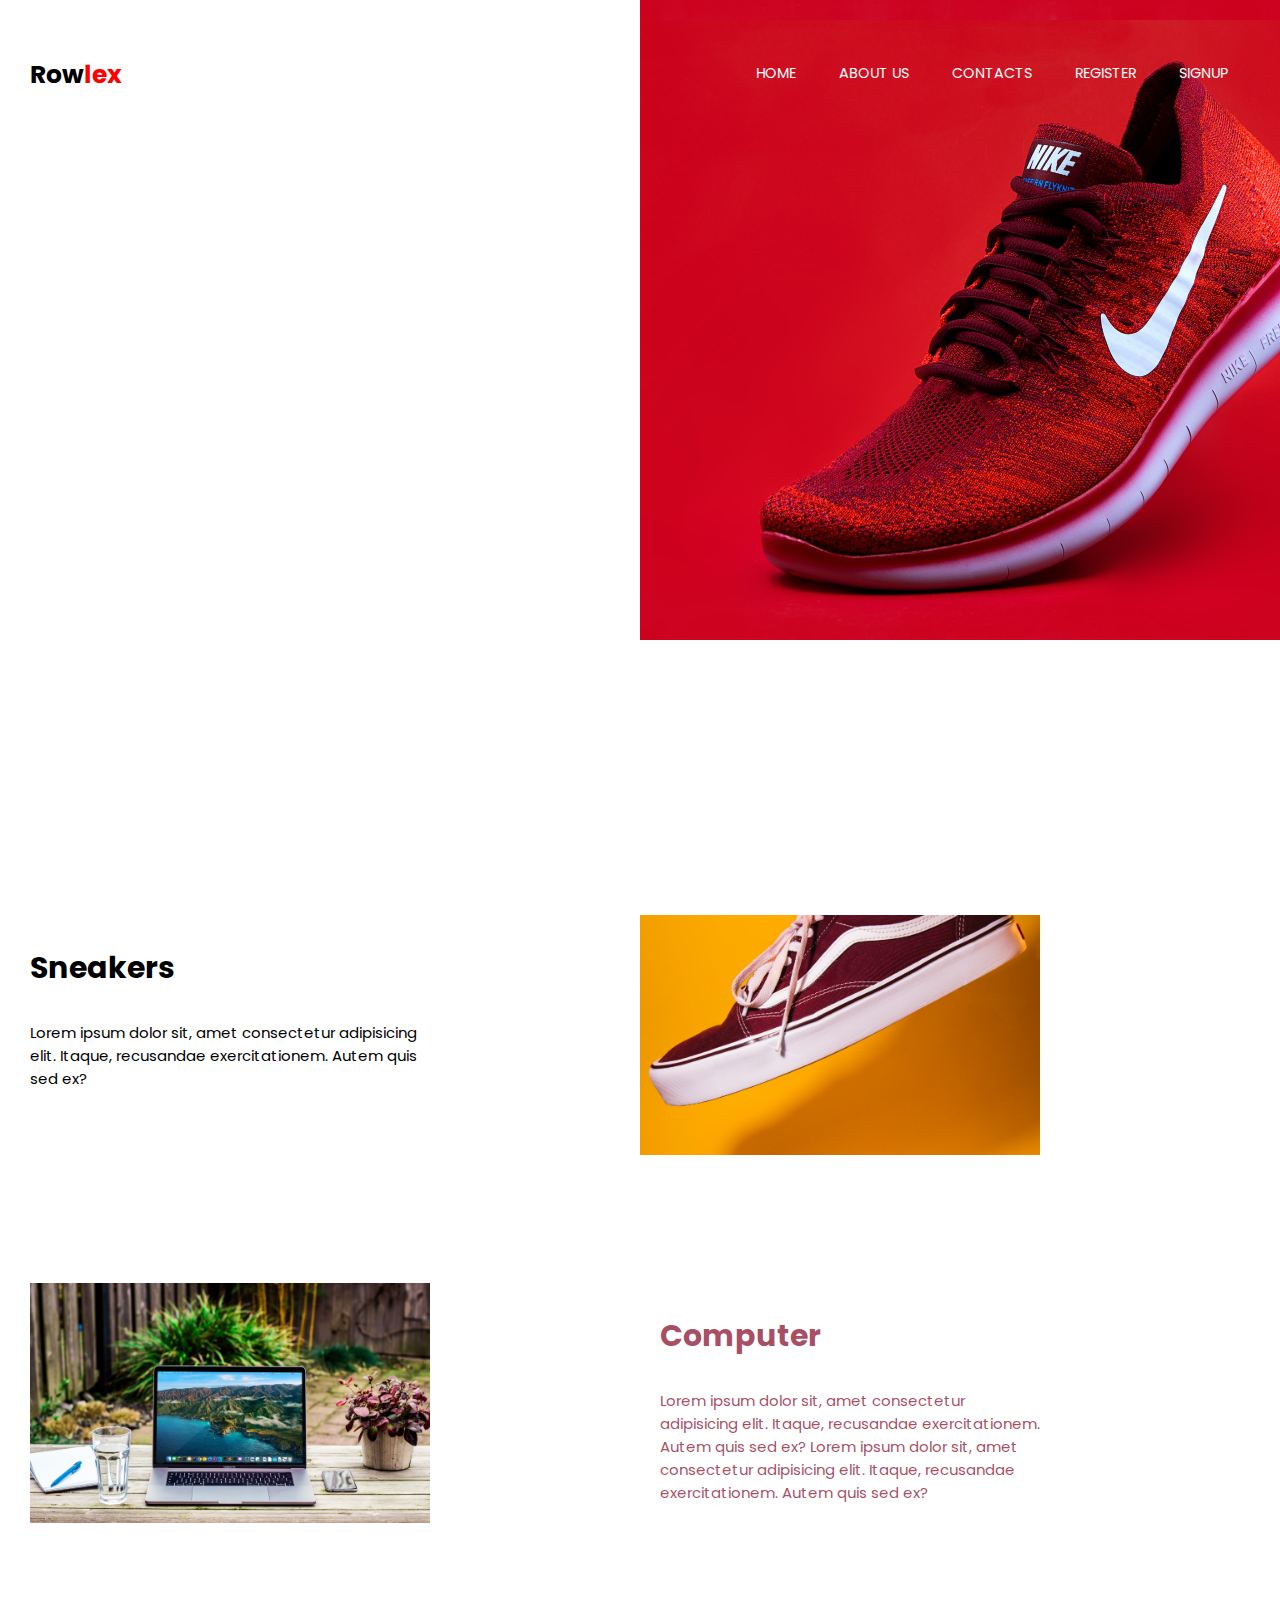
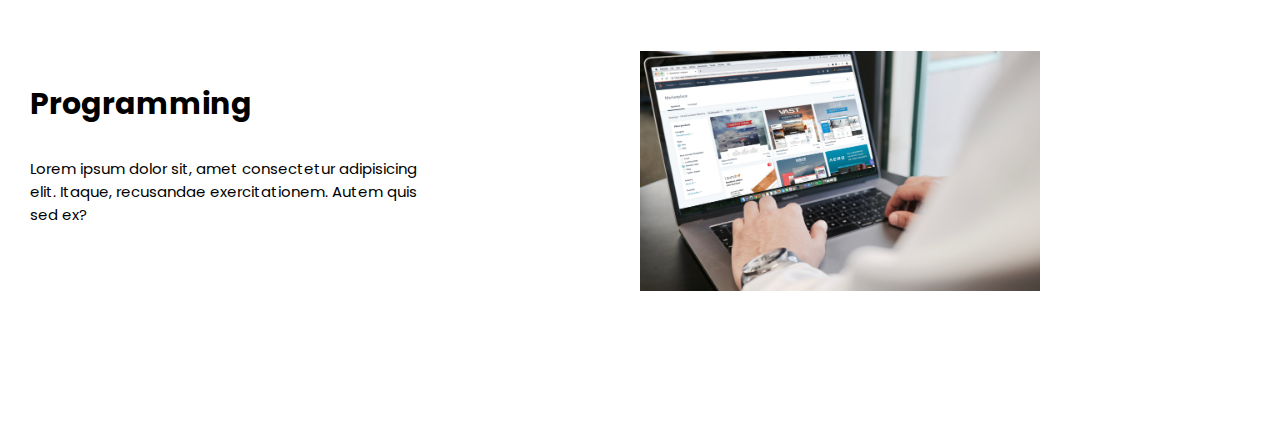
<file: index.html>
<!DOCTYPE html>
<html lang="en">
<head>
    <meta charset="UTF-8">
    <meta http-equiv="X-UA-Compatible" content="IE=edge">
    <meta name="viewport" content="width=device-width, initial-scale=1.0">
    <link rel="stylesheet" href="https://cdnjs.cloudflare.com/ajax/libs/font-awesome/6.1.2/css/all.min.css" integrity="sha512-1sCRPdkRXhBV2PBLUdRb4tMg1w2YPf37qatUFeS7zlBy7jJI8Lf4VHwWfZZfpXtYSLy85pkm9GaYVYMfw5BC1A==" crossorigin="anonymous" referrerpolicy="no-referrer" />
    
    <link rel="stylesheet" href="./style.css">
    <title>Document</title>
</head>
<body>
    <div class="hero-img"></div>
    <div class="wrapper">
        <header>
            <a href="#" class="logo">Row<span>lex</span></a>
            <nav>
                <i class="fa-solid fa-xmark close"></i>
                <ul>
                    <li><a class="link" href="#">Home</a></li>
                    <li><a class="link" href="#">About Us</a></li>
                    <li><a class="link" href="#">Contacts</a></li>
                    <li><a class="link" href="./Create-Acount/create.html">Register</a></li>
                    <li><a class="link" href="./SignUp/signup.html">Signup</a></li>
                </ul>
            </nav>
            <i class="fa-solid fa-bars"></i>     
        </header>

        <section class="hero">
            <h1>Regain your confidence on the court.</h1>

            <p class="subhead">A shoe build with purpose and to take your game to the next level. </p>

            <arrow>&#8595;</arrow>
        </section>

        <section class="more-info">
            <div class="feature">
                <div class="content">
                    <p class="title">Sneakers</p>
                    <p class="desc">Lorem ipsum dolor sit, amet consectetur adipisicing elit. Itaque, recusandae exercitationem. Autem quis sed ex?</p>
                </div>
                <img src="./images/nike-shoe.jpg" alt="">
            </div>
            <div class="feature left">
                <div class="content">
                    <p class="title">Computer</p>
                    <p class="desc">Lorem ipsum dolor sit, amet consectetur adipisicing elit. Itaque, recusandae exercitationem. Autem quis sed ex? Lorem ipsum dolor sit, amet consectetur adipisicing elit. Itaque, recusandae exercitationem. Autem quis sed ex?</p>
                </div>
                <img src="./images/laptop-img-1.jpg" alt="">
            </div>
            <div class="feature">
                <div class="content">
                    <p class="title">Programming</p>
                    <p class="desc">Lorem ipsum dolor sit, amet consectetur adipisicing elit. Itaque, recusandae exercitationem. Autem quis sed ex?</p>
                </div>
                <img src="./images/laptop-img.jpg" alt="">
            </div>
        </section>
    </div>

    <script src="./script.js"></script>
</body>
</file>
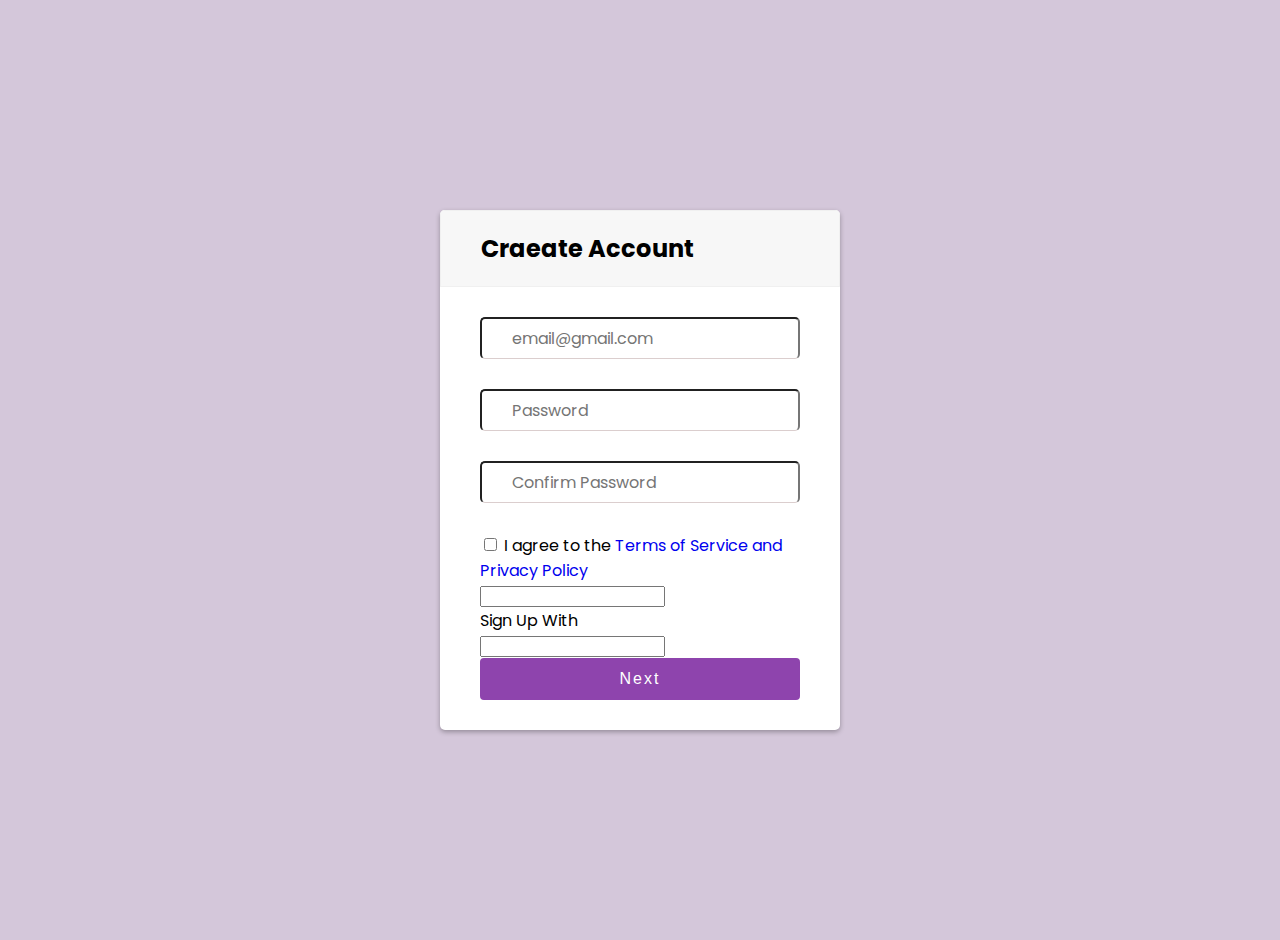
<file: create.html>
<!DOCTYPE html>
<html lang="en">
<head>
    <meta charset="UTF-8">
    <meta http-equiv="X-UA-Compatible" content="IE=edge">
    <meta name="viewport" content="width=device-width, initial-scale=1.0">
    <link rel="stylesheet" href="https://cdnjs.cloudflare.com/ajax/libs/font-awesome/6.1.2/css/all.min.css" integrity="sha512-1sCRPdkRXhBV2PBLUdRb4tMg1w2YPf37qatUFeS7zlBy7jJI8Lf4VHwWfZZfpXtYSLy85pkm9GaYVYMfw5BC1A==" crossorigin="anonymous" referrerpolicy="no-referrer"/>
    <link rel="stylesheet" href="https://unicons.iconscout.com/release/v4.0.0/css/line.css">
    <link rel="stylesheet" href="./assets/css/create.css">
    <title>Create Account</title>
</head>
<body>
    <div class="container">
        <div class="header">
            <h2>Craeate Account</h2>
        </div>
        <form class="form" id="form">
            <!-- <div class="form-control">
                <label>Username</label>
                <input type="text" placeholder="rowlexwealth" id="username">
                <small>Error message</small>
            </div> -->
            <div class="form-control">
                <!-- <label>Email</label> -->
                <input type="email" placeholder="email@gmail.com" id="email">
                <i class="uil uil-envelope icon"></i>
                <small></small>
            </div>
            <div class="form-control">
                <!-- <label>Password</label> -->
                <input type="text" class="password" placeholder="Password" id="password">
                <i class="uil uil-lock icon"></i>
                <i class="uil uil-eye-slash showHidePw"></i>
                <small></small>
            </div>
            <div class="form-control">
                <!-- <label>Confirm Password</label> -->
                <input type="password" class="password2" placeholder="Confirm Password" id="password2">
                <i class="uil uil-lock icon"></i>
                <i class="uil uil-eye-slash showHidePv"></i>
                <small></small>
            </div>
            <div class="checkbox-text">
                <div class="checkbox-content">
                    <input type="checkbox" id="logCheck">
                    <label for="logCheck" class="text"> 
                        I agree to the 
                        <span class="signup"><a href="#">Terms of Service <span class="text">and</span> Privacy Policy</a></span>
                    </label> 
                </div>  
            </div>
            
            <div class="form-controlled">
                <input type="text">
                <div class="log">Sign Up With</div>
                <input type="text">
            </div>
            <button>Next</button>
        </form>
        <!-- <div class="login-signup">
            <span class="text">Already a member?
                <a href="../index.html">Signup</a>
            </span>
        </div> -->
    </div>

    <script  src="./assets/JS/create.js"></script>
</body>
</html>
</file>
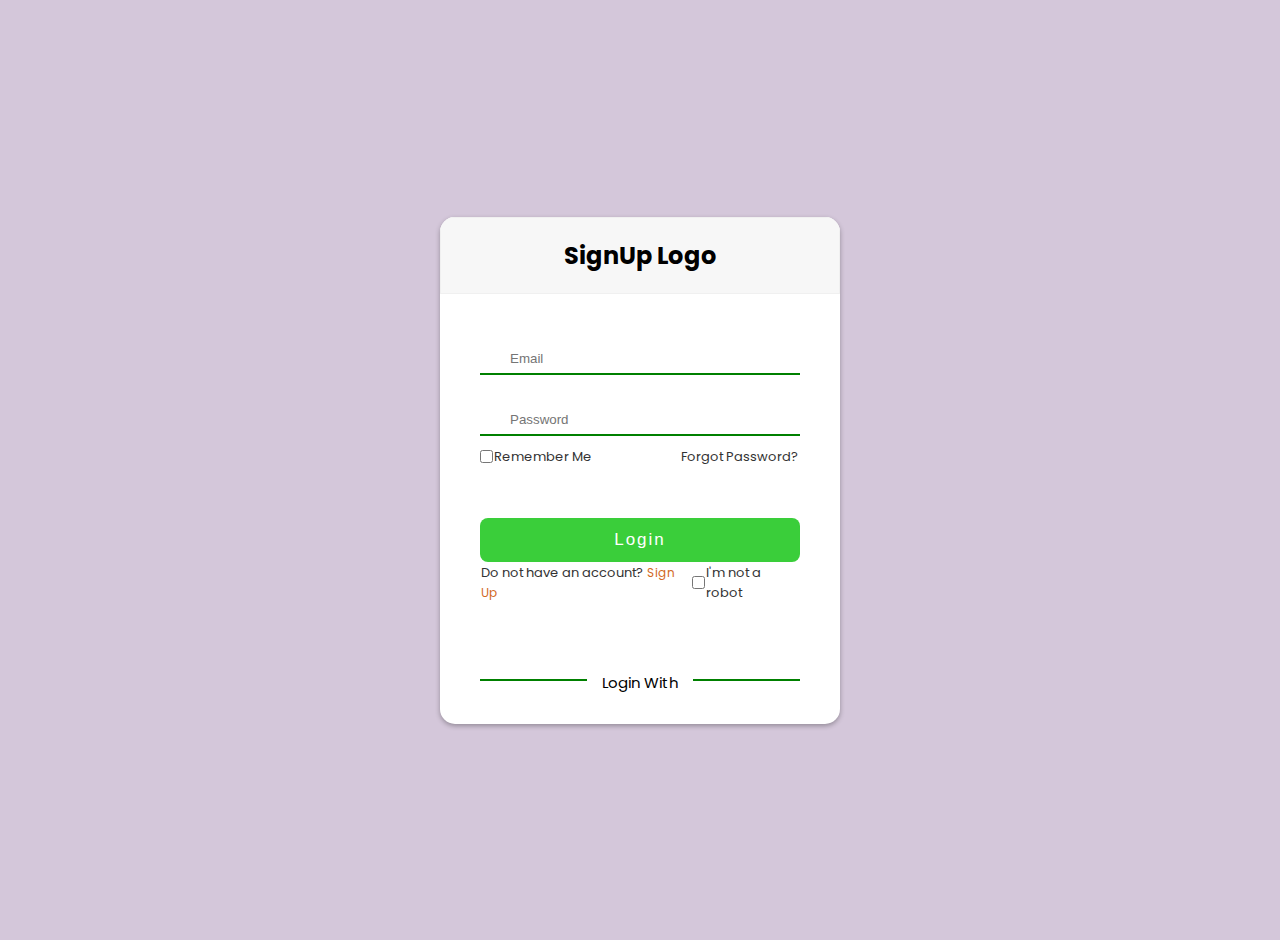
<file: login-2.html>
<!DOCTYPE html>
<html lang="en">
<head>
    <meta charset="UTF-8">
    <meta http-equiv="X-UA-Compatible" content="IE=edge">
    <meta name="viewport" content="width=device-width, initial-scale=1.0">
    <link rel="stylesheet" href="https://cdnjs.cloudflare.com/ajax/libs/font-awesome/6.1.2/css/all.min.css" integrity="sha512-1sCRPdkRXhBV2PBLUdRb4tMg1w2YPf37qatUFeS7zlBy7jJI8Lf4VHwWfZZfpXtYSLy85pkm9GaYVYMfw5BC1A==" crossorigin="anonymous" referrerpolicy="no-referrer"/>
    <link rel="stylesheet" href="https://unicons.iconscout.com/release/v4.0.0/css/line.css">
    <link rel="stylesheet" href="./assets/css/login-2.css">
    <title>Login-2 page</title>
</head>
<body>
    <div class="container">
        <div class="forms">
            <div class="header">
                <h2>SignUp Logo</h2>
            </div>
            <form class="form" id="form">
                <div class="form-control">
                    <input type="email" placeholder="Email" id="email">
                    <i class="uil uil-envelope icon"></i>
                    <small></small>
                </div>
                <div class="form-control">
                    <input type="text" class="password" placeholder="Password" id="password">
                    <i class="uil uil-lock icon"></i>
                    <i class="uil uil-eye-slash showHidePw"></i>
                    <small></small>
                </div>
                <div class="checkbox-text">
                    <div class="checkbox-content">
                        <input type="checkbox" id="logCheck">
                        <label for="logCheck" class="text">Remember Me</label>
                    </div>
    
                    <a href="#" class="text">Forgot Password?</a>
                </div> 
    
                <button>Login</button>
    
                <div class="checkbox-text">
                    <div class="text">Do not have an account? 
                        <span class="signup"><a href="#">Sign Up</a></span>
                    </div>
                    <div class="checkbox-content">
                        <input type="checkbox" id="logCheck">
                        <label for="logCheck" class="text"> I'm not a robot</label> 
                    </div>  
                </div>
                
                <div class="form-controlled">
                    <input type="text">
                    <div class="log">Login With</div>
                    <input type="text">
                </div>
            </form>  
        </div>
    </div>

    <script src="./assets/JS/login.js"></script>
</body>
</html>
</file>
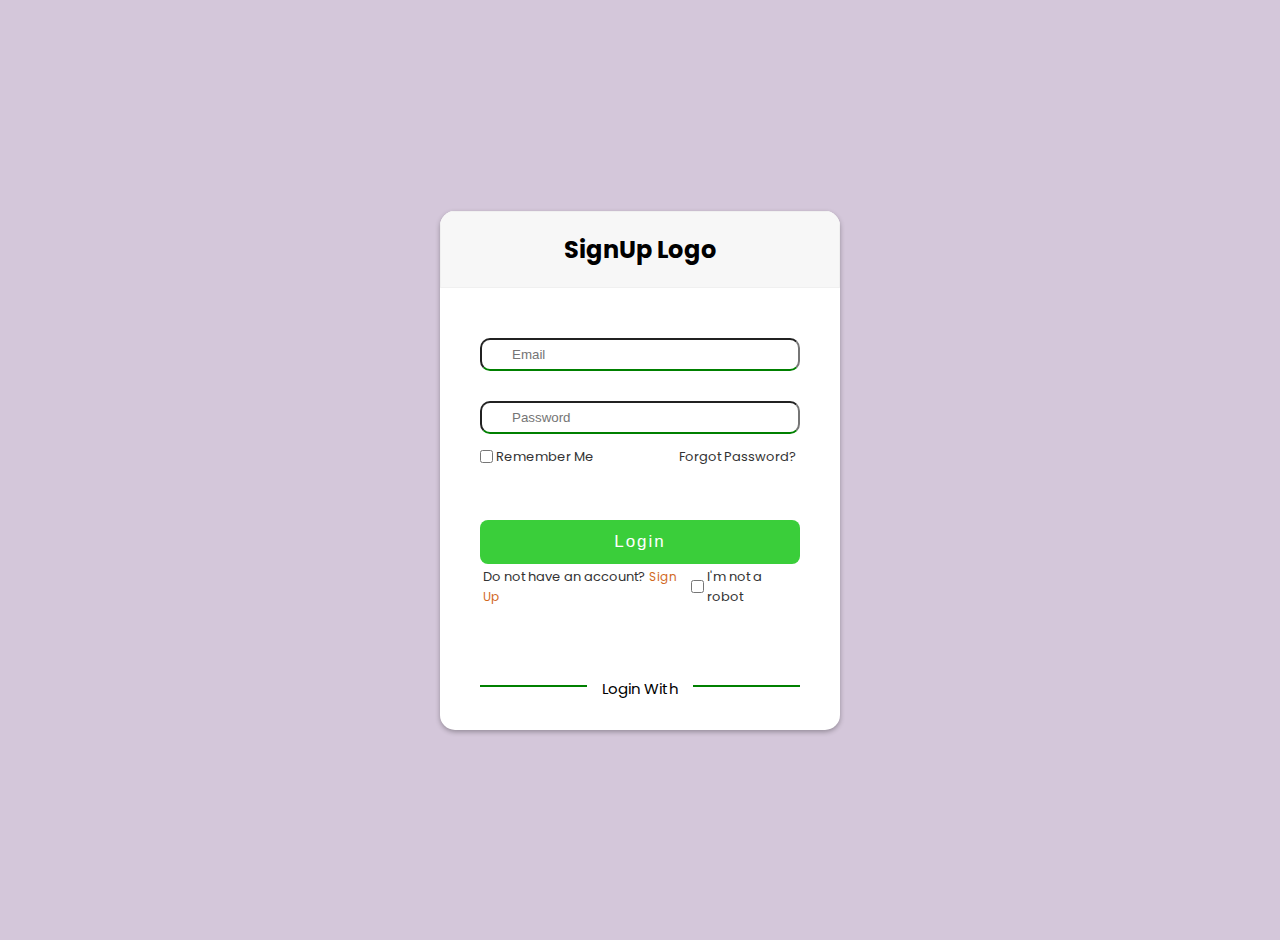
<file: login.html>
<!DOCTYPE html>
<html lang="en">
<head>
    <meta charset="UTF-8">
    <meta http-equiv="X-UA-Compatible" content="IE=edge">
    <meta name="viewport" content="width=device-width, initial-scale=1.0">
    <link rel="stylesheet" href="https://cdnjs.cloudflare.com/ajax/libs/font-awesome/6.1.2/css/all.min.css" integrity="sha512-1sCRPdkRXhBV2PBLUdRb4tMg1w2YPf37qatUFeS7zlBy7jJI8Lf4VHwWfZZfpXtYSLy85pkm9GaYVYMfw5BC1A==" crossorigin="anonymous" referrerpolicy="no-referrer"/>
    <link rel="stylesheet" href="https://unicons.iconscout.com/release/v4.0.0/css/line.css">
    <link rel="stylesheet" href="./assets/css/login.css">
    <title>Login page</title>
</head>
<body>
    <div class="container">
        <div class="forms">
            <div class="header">
                <h2>SignUp Logo</h2>
            </div>
            <form class="form" id="form">
                <div class="form-control">
                    <input type="email" placeholder="Email" id="email">
                    <i class="uil uil-envelope icon"></i>
                    <small></small>
                </div>
                <div class="form-control">
                    <input type="text" class="password" placeholder="Password" id="password">
                    <i class="uil uil-lock icon"></i>
                    <i class="uil uil-eye-slash showHidePw"></i>
                    <small></small>
                </div>
                <div class="checkbox-text">
                    <div class="checkbox-content">
                        <input type="checkbox" id="logCheck">
                        <label for="logCheck" class="text">Remember Me</label>
                    </div>
    
                    <a href="#" class="text">Forgot Password?</a>
                </div> 
    
                <button>Login</button>
    
                <div class="checkbox-text">
                    <div class="text">Do not have an account? 
                        <span class="signup"><a href="#">Sign Up</a></span>
                    </div>
                    <div class="checkbox-content">
                        <input type="checkbox" id="logCheck">
                        <label for="logCheck" class="text"> I'm not a robot</label> 
                    </div>  
                </div>
                
                <div class="form-controlled">
                    <input type="text">
                    <div class="log">Login With</div>
                    <input type="text">
                </div>
            </form>  
        </div>
    </div>

    <script src="./assets/JS/login.js"></script>
</body>
</html>
</file>
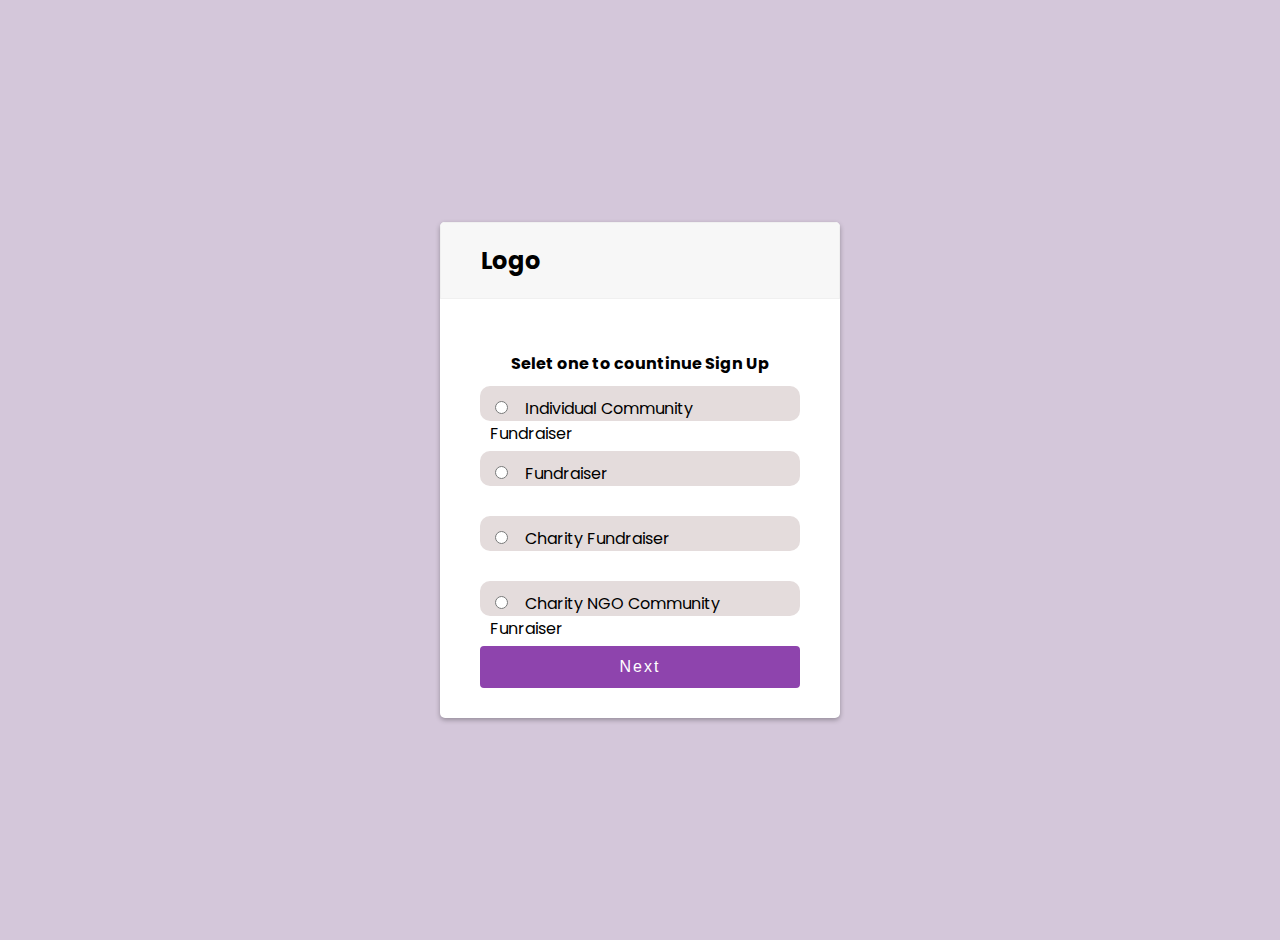
<file: next.html>
<!DOCTYPE html>
<html lang="en">
<head>
    <meta charset="UTF-8">
    <meta http-equiv="X-UA-Compatible" content="IE=edge">
    <meta name="viewport" content="width=device-width, initial-scale=1.0">
    <link rel="stylesheet" href="https://cdnjs.cloudflare.com/ajax/libs/font-awesome/6.1.2/css/all.min.css" integrity="sha512-1sCRPdkRXhBV2PBLUdRb4tMg1w2YPf37qatUFeS7zlBy7jJI8Lf4VHwWfZZfpXtYSLy85pkm9GaYVYMfw5BC1A==" crossorigin="anonymous" referrerpolicy="no-referrer"/>
    <link rel="stylesheet" href="https://unicons.iconscout.com/release/v4.0.0/css/line.css">
    <link rel="stylesheet" href="./assets/css/create.css">
    <title>Create Account</title>
</head>
<body>
    <div class="container">
        <div class="header">
            <h2>Logo</h2>
        </div>
        <form class="form" id="form">
            <h4>Selet one to countinue Sign Up</h4>
            <div class="radio-1">
                <input type="radio"> 
                <a class="radio" href="#">Individual Community Fundraiser</a>
            </div>
            <div class="radio-1">
                <input type="radio"> 
                <a class="radio" href="#">Fundraiser</a>    
            </div>
            <div class="radio-1">
                <input type="radio"> 
                <a class="radio" href="#">Charity Fundraiser</a> 
            </div>
            <div class="radio-1">
                <input type="radio"> 
                <a class="radio" href="#">Charity NGO Community Funraiser</a>
            </div>
            <button>Next</button>
        </form>
    </div>
</body>
</html>

<style>
    h4{
        text-align: center;
        margin-bottom: 10px;
    }
    .radio-1 {
        background-color: rgb(228, 220, 220);
        border-radius: 10px;
        height: 35px;
        padding: 10px 10px;
        margin-bottom: 30px;
    }

    .form a{
        text-decoration: none;
        padding-left: 10px;
    }

    .form .radio  {
        color: black;
        text-align: center;
        padding-right: 20px;
    }

    .radio-1 input {
        background-color: red;
        color: red;
        
    }
</style>
</file>
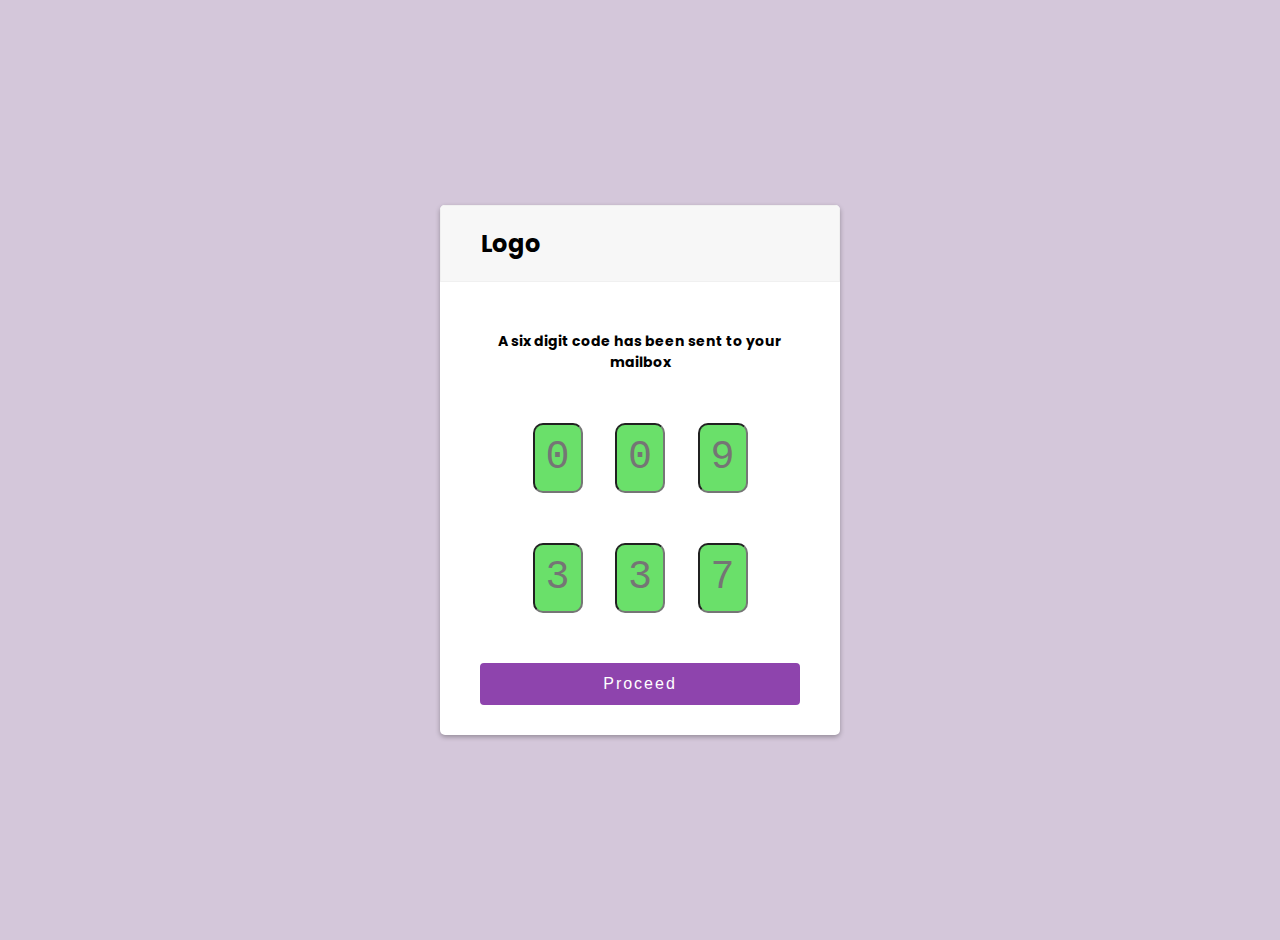
<file: proceed.html>
<!DOCTYPE html>
<html lang="en">
<head>
    <meta charset="UTF-8">
    <meta http-equiv="X-UA-Compatible" content="IE=edge">
    <meta name="viewport" content="width=device-width, initial-scale=1.0">
    <link rel="stylesheet" href="https://cdnjs.cloudflare.com/ajax/libs/font-awesome/6.1.2/css/all.min.css" integrity="sha512-1sCRPdkRXhBV2PBLUdRb4tMg1w2YPf37qatUFeS7zlBy7jJI8Lf4VHwWfZZfpXtYSLy85pkm9GaYVYMfw5BC1A==" crossorigin="anonymous" referrerpolicy="no-referrer"/>
    <link rel="stylesheet" href="https://unicons.iconscout.com/release/v4.0.0/css/line.css">
    <link rel="stylesheet" href="./assets/css/create.css">
    <title> 6 Digit Code</title>
</head>
<body>
    <div class="container">
        <div class="header">
            <h2>Logo</h2>
        </div>
        <form class="form" id="form">
            <h4>A six digit code has been sent to your mailbox</h4>
                <div class="form-digit">
                    <div class="digit">
                        <input type="text" placeholder="0">
                    </div>
                    <div class="digit">
                        <input type="text" placeholder="0">
                    </div>

                    <div class="digit">
                        <input type="text" placeholder="9">
                    </div>
                </div>

                <div class="form-digit">
                    <div class="digit">
                        <input type="text" placeholder="3">
                    </div>
                    <div class="digit">
                        <input type="text" placeholder="3">
                    </div>

                    <div class="digit">
                        <input type="text" placeholder="7">
                    </div>
                </div>
                <button>Proceed</button>
        </form>
    </div>
</body>
</html>

<style>
    .form h4 {
        font-size: 14px;
        text-align: center;
    }
    .form-digit {
        display: flex;
        justify-content: space-evenly;
        text-align: center;
        color: red;
        margin: 50px 20px;
    }

    .digit input{
        background-color: rgba(24, 207, 24, 0.644);
        width: 50px;
        height: 70px;
        text-align: center;
        border-radius: 10px;
        font-size: 40px;
        font-family:'Courier New', Courier, monospace;
        outline-color: red;
    }
</style>
</file>
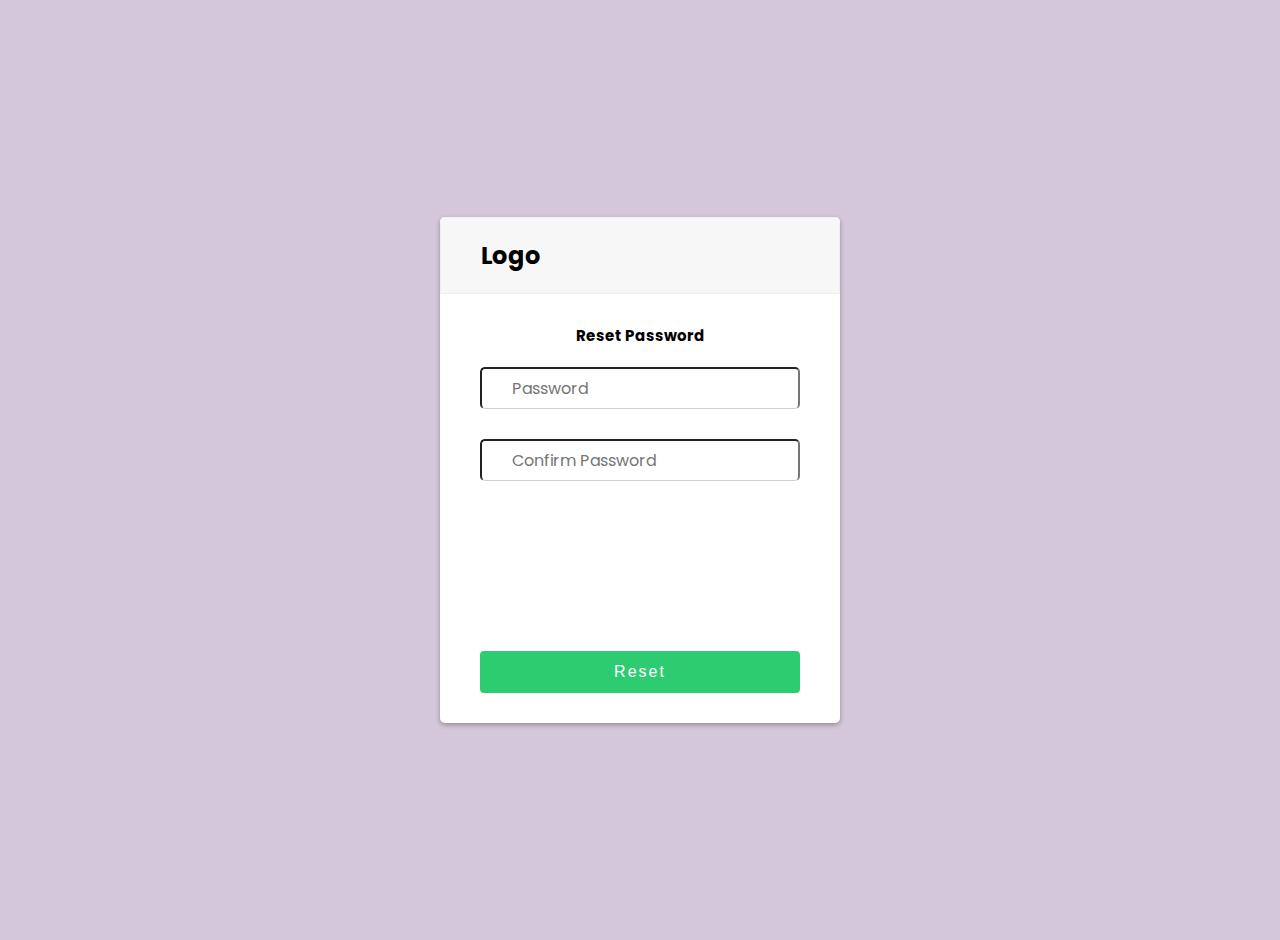
<file: reset.html>
<!DOCTYPE html>
<html lang="en">
<head>
    <meta charset="UTF-8">
    <meta http-equiv="X-UA-Compatible" content="IE=edge">
    <meta name="viewport" content="width=device-width, initial-scale=1.0">
    <link rel="stylesheet" href="https://cdnjs.cloudflare.com/ajax/libs/font-awesome/6.1.2/css/all.min.css" integrity="sha512-1sCRPdkRXhBV2PBLUdRb4tMg1w2YPf37qatUFeS7zlBy7jJI8Lf4VHwWfZZfpXtYSLy85pkm9GaYVYMfw5BC1A==" crossorigin="anonymous" referrerpolicy="no-referrer"/>
    <link rel="stylesheet" href="https://unicons.iconscout.com/release/v4.0.0/css/line.css">
    <link rel="stylesheet" href="./assets/css/reset.css">
    <title>Reset Account</title>
</head>
<body>
    <div class="container">
        <div class="header">
            <h2>Logo</h2>
        </div>
        <form class="form" id="form">
            <h2>Reset Password</h2>
            <div class="form-control">
                <!-- <label>Password</label> -->
                <input type="text" class="reset-icon" placeholder="Password" id="rest-pword">
                <i class="uil uil-lock icon"></i>
                <i class="uil uil-eye-slash reset-showPw"></i>
                <small></small>
            </div>
            <div class="form-control">
                <!-- <label>Confirm Password</label> -->
                <input type="password" class="reset-icon2" placeholder="Confirm Password" id="rest-pword2">
                <i class="uil uil-lock icon"></i>
                <i class="uil uil-eye-slash reset-hidePv"></i>
                <small></small>
            </div>

            <button>Reset</button>
        </form>
    </div>
    
    <script src="./assets/JS/reset.js"></script>
</body>
</html>
</file>
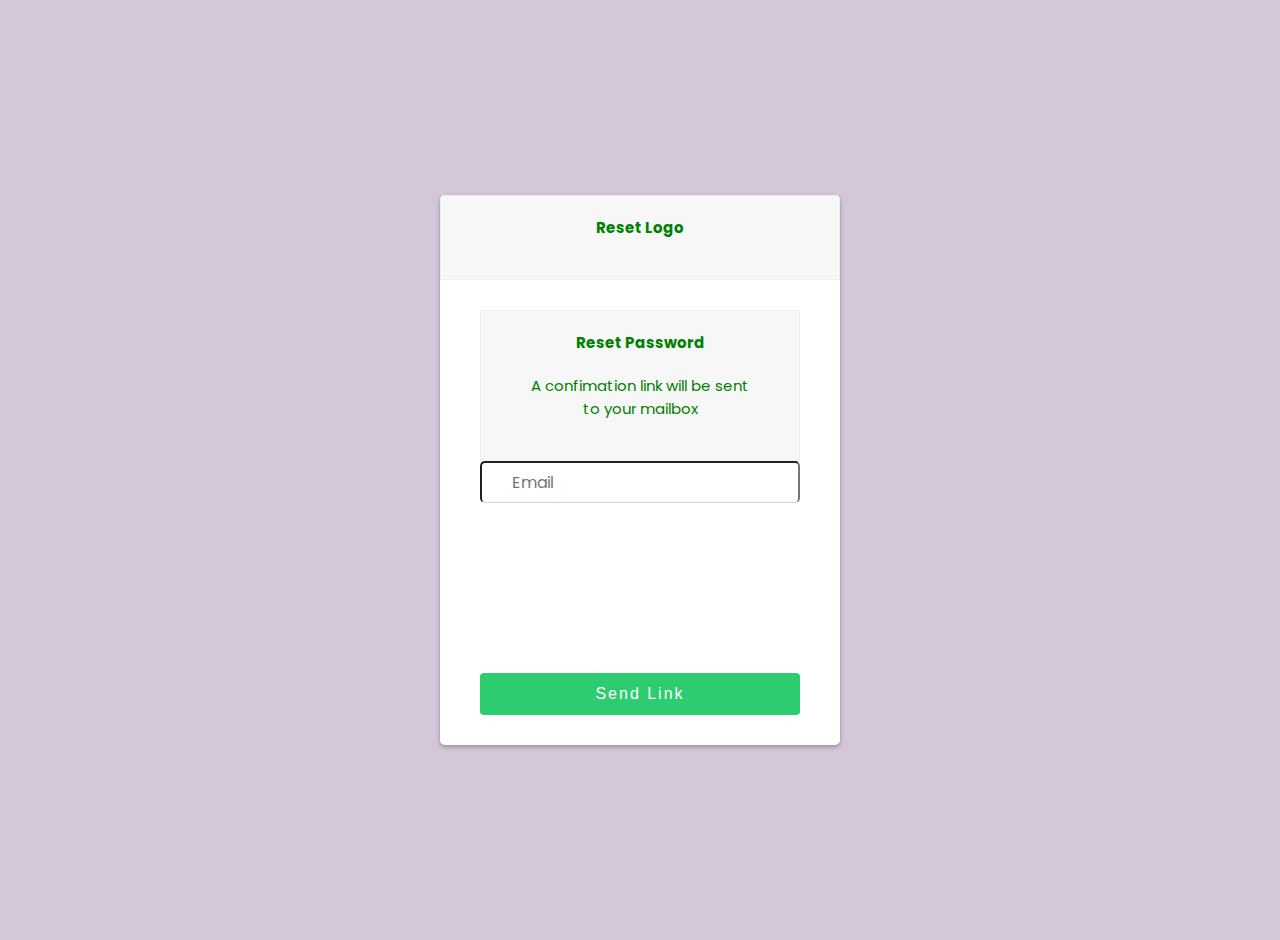
<file: send-link.html>
<!DOCTYPE html>
<html lang="en">
<head>
    <meta charset="UTF-8">
    <meta http-equiv="X-UA-Compatible" content="IE=edge">
    <meta name="viewport" content="width=device-width, initial-scale=1.0">
    <link rel="stylesheet" href="https://cdnjs.cloudflare.com/ajax/libs/font-awesome/6.1.2/css/all.min.css" integrity="sha512-1sCRPdkRXhBV2PBLUdRb4tMg1w2YPf37qatUFeS7zlBy7jJI8Lf4VHwWfZZfpXtYSLy85pkm9GaYVYMfw5BC1A==" crossorigin="anonymous" referrerpolicy="no-referrer"/>
    <link rel="stylesheet" href="https://unicons.iconscout.com/release/v4.0.0/css/line.css">
    <link rel="stylesheet" href="./assets/css/send-link.css">
    <title>Send-Link page</title>
</head>
<body>
    <div class="containered">
        <div class="headered">
            <h2>Reset Logo</h2>
        </div>
        <form class="form" id="form">
            <div class="headered">
                <h2>Reset Password</h2>
                <p>A confimation link will be sent to your mailbox</p>
            </div>
            <div class="form-input">
                <!-- <label>Password</label> -->
                <input type="text" class="emil" placeholder="Email" id="email">
                <i class="uil uil-lock icon"></i>
                <small></small>
            </div>

            <button>Send Link</button>
        </form>
        
    </div>

    <script src="./assets/JS/send-link.js"></script>
</body>
</html>
</file>
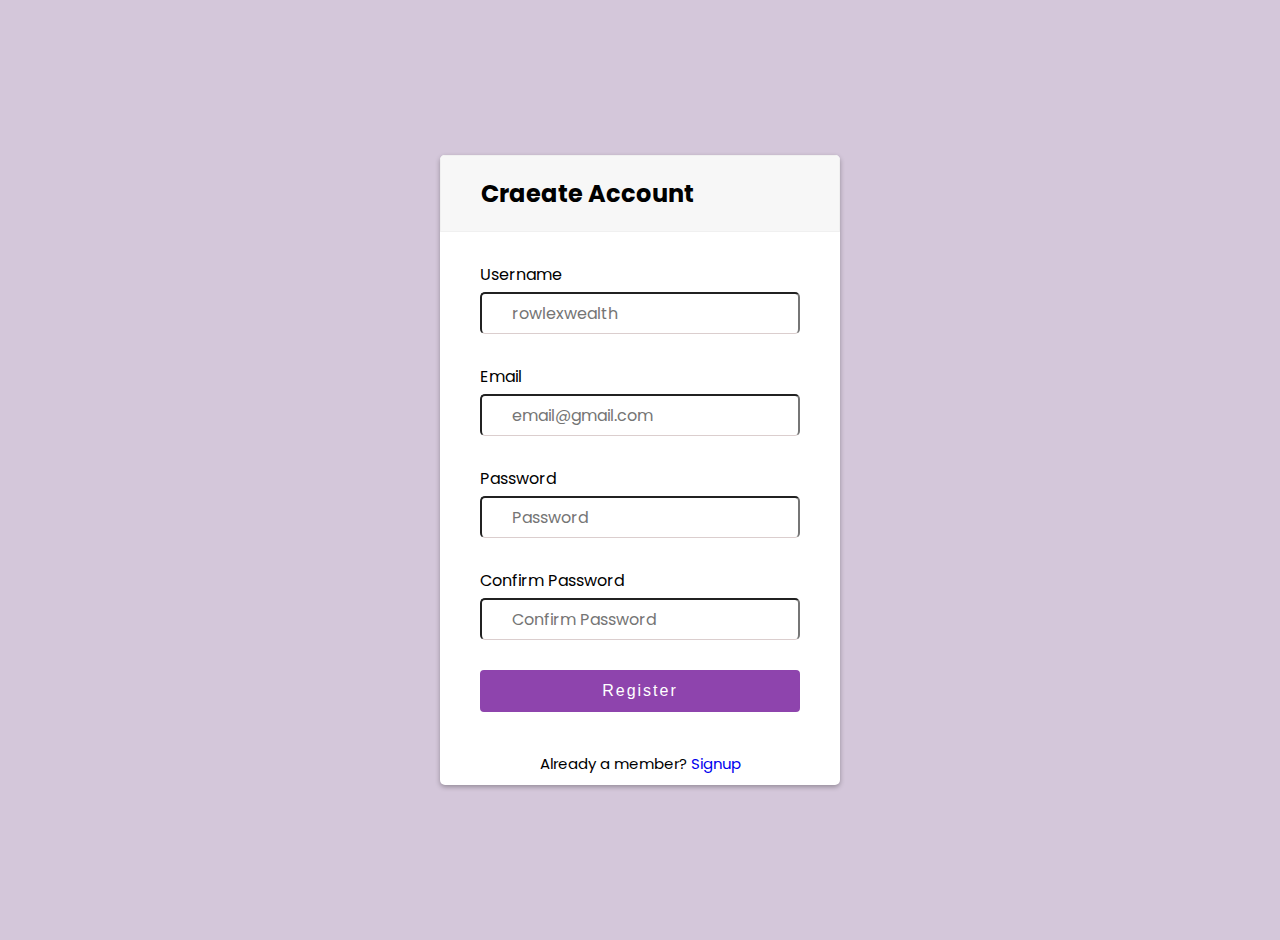
<file: Create-Acount/create.html>
<!DOCTYPE html>
<html lang="en">
<head>
    <meta charset="UTF-8">
    <meta http-equiv="X-UA-Compatible" content="IE=edge">
    <meta name="viewport" content="width=device-width, initial-scale=1.0">
    <link rel="stylesheet" href="https://cdnjs.cloudflare.com/ajax/libs/font-awesome/6.1.2/css/all.min.css" integrity="sha512-1sCRPdkRXhBV2PBLUdRb4tMg1w2YPf37qatUFeS7zlBy7jJI8Lf4VHwWfZZfpXtYSLy85pkm9GaYVYMfw5BC1A==" crossorigin="anonymous" referrerpolicy="no-referrer"/>
    <link rel="stylesheet" href="https://unicons.iconscout.com/release/v4.0.0/css/line.css">
    <link rel="stylesheet" href="./create.css">
    <title>Create Account</title>
</head>
<body>
    <div class="container">
        <div class="header">
            <h2>Craeate Account</h2>
        </div>
        <form class="form" id="form">
            <div class="form-control">
                <label>Username</label>
                <input type="text" placeholder="rowlexwealth" id="username">
                <small>Error message</small>
            </div>
            <div class="form-control">
                <label>Email</label>
                <input type="email" placeholder="email@gmail.com" id="email">
                <i class="uil uil-envelope icon"></i>
                <small>Error message</small>
            </div>
            <div class="form-control">
                <label>Password</label>
                <input type="text" class="password" placeholder="Password" id="password">
                <i class="uil uil-lock icon"></i>
                <i class="uil uil-eye-slash showHidePw"></i>
                <small></small>
            </div>
            <div class="form-control">
                <label>Confirm Password</label>
                <input type="password" class="password2" placeholder="Confirm Password" id="password2">
                <i class="uil uil-lock icon"></i>
                <i class="uil uil-eye-slash showHidePv"></i>
                <small></small>
            </div>

            <button>Register</button>
        </form>
        <div class="login-signup">
            <span class="text">Already a member?
                <a href="../index.html">Signup</a>
            </span>
        </div>
    </div>

    <script  src="./create.js"></script>
    <script src="./create-2.js"></script>
</body>
</html>
</file>
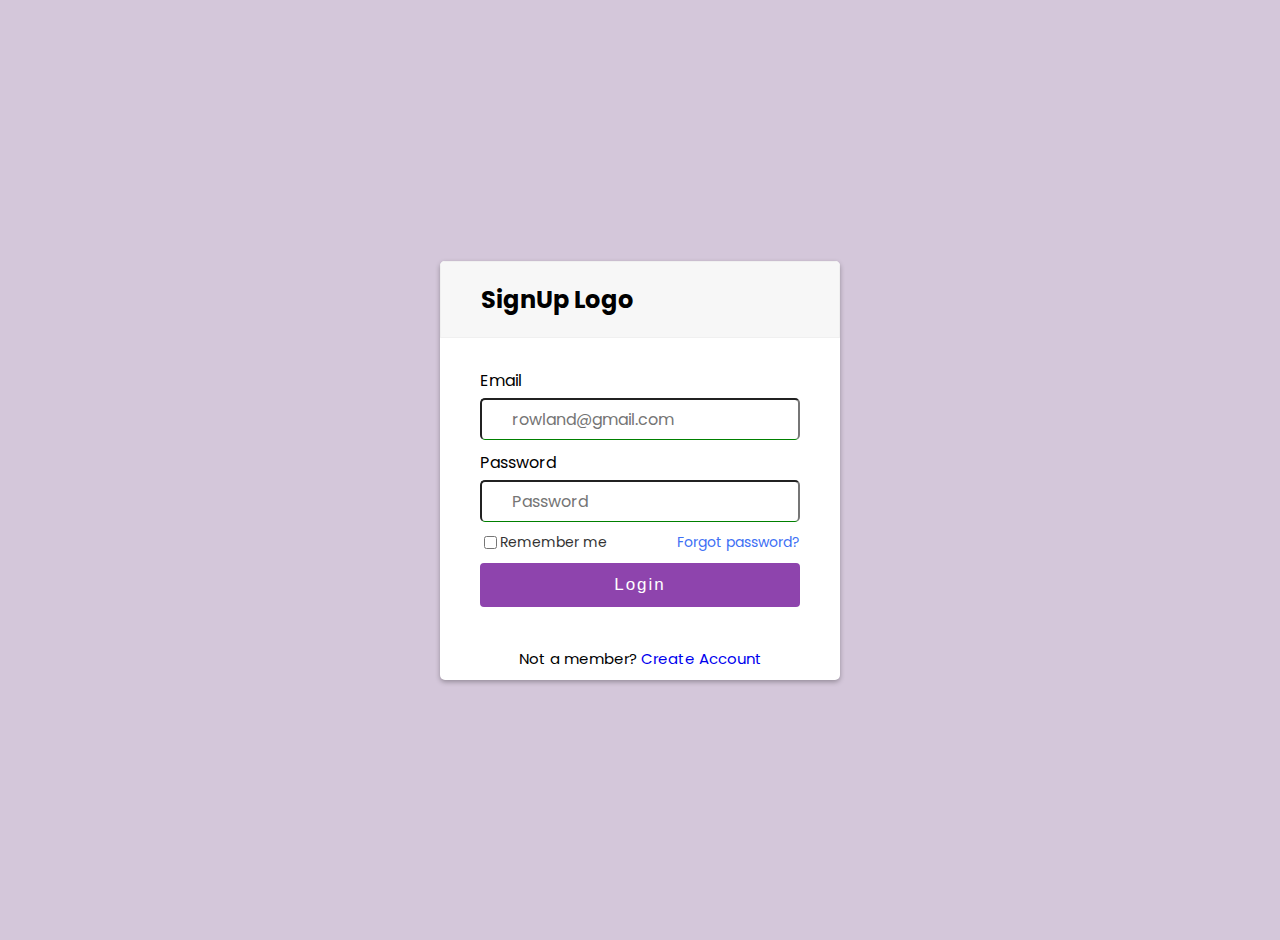
<file: SignUp/signup.html>
<!DOCTYPE html>
<html lang="en">
<head>
    <meta charset="UTF-8">
    <meta http-equiv="X-UA-Compatible" content="IE=edge">
    <meta name="viewport" content="width=device-width, initial-scale=1.0">
    <link rel="stylesheet" href="https://cdnjs.cloudflare.com/ajax/libs/font-awesome/6.1.2/css/all.min.css" integrity="sha512-1sCRPdkRXhBV2PBLUdRb4tMg1w2YPf37qatUFeS7zlBy7jJI8Lf4VHwWfZZfpXtYSLy85pkm9GaYVYMfw5BC1A==" crossorigin="anonymous" referrerpolicy="no-referrer"/>
    <link rel="stylesheet" href="https://unicons.iconscout.com/release/v4.0.0/css/line.css">
    <link rel="stylesheet" href="./signup.css">
    <title>Create Account</title>
</head>
<body>
    <div class="container">
        <div class="header">
            <h2>SignUp Logo</h2>
        </div>
        <form class="form" id="form">

            <div class="form-control">
                <label>Email</label>
                <input type="email" placeholder="rowland@gmail.com" id="email">
                <i class="uil uil-envelope icon"></i>
                <div><small></small></div>
            </div>
            <div class="form-control">
                <label>Password</label>
                <input type="text" class="password" placeholder="Password" id="password">
                <i class="uil uil-lock icon"></i>
                <i class="uil uil-eye-slash showHidePw"></i>
                <small></small>
            </div>
            <div class="checkbox-text">
                <div class="checkbox-content">
                    <input type="checkbox" id="logCheck">
                    <label for="logCheck" class="text">Remember me</label>
                </div>

                <a href="#" class="text">Forgot password?</a>
            </div> 

            <button>Login</button>
        </form>
        <div class="login-signup">
            <span class="text">Not a member?
                <a href="../Create-Acount/create.html">Create Account</a>
            </span>
        </div>
    </div>

    <script  src="./signup.js"></script>
    <script src="../signup-2.js"></script>
</body>
</html>
</file>
<file: style.css>
@import url('https://fonts.googleapis.com/css2?family=Poppins:wght@300;400;700&display=swap');

*{
    box-sizing: border-box;
}

body{
    padding: 1px 20px;
    font-family: 'Poppins', sans-serif;
}

.hero-img{
    position: absolute;
    top: 0;
    left: 0;
    background: url('./images/shoe.jpg');
    background-size: cover;
    background-position-x: 20%;
    background-position-y: 20px;
    width: 100%;
    height: 80vh;
    z-index: -1;
    animation: introLoad 2s forwards;
 /* overflow: hidden; */
}

.logo{
    color: white;
    font-weight: bold;
    font-size: 25px;
}

nav{
    position: fixed;
    right: 0;
    top: 0;
    background: rgba(150, 113, 113, 0.692);
    height: 100vh;
    width: 50%;
    z-index: 999;
    text-transform: uppercase;
    transform: translate(100%);
    transition: transform .5s ease-in-out;
}

a {
    text-decoration: none;
}

ul{
    list-style-type: none;
    padding: 0;
    margin-top: 4em;
}

.link {
    color: black;
    padding: 10px 15px;
    display: block;
    font-size: 20px;
}

.link:hover{
    background: gray;
}

.fa-xmark{
    float: right;
    font-size: 50px;
    color: black;
    padding: 10px 20px;
}

header {
    display: flex;
    justify-content: space-between;
    margin-top: 50px;
}

.fa-bars{
    width: 50px;
    color: white;
    font-size: 35px;
    cursor: pointer;
}

section h1{
    font-size: 3rem;
    margin-top: 3em;
    line-height: 3.3rem;
}

.subhead{
    font-size: 1.5rem;
    padding-top: 50px;
}

section.hero {
    color: white;
    height: 50vh;
    animation: moveDown 1s ease-in-out forwards;
    opacity: 0;
}

arrow{
    stroke: white;
    position: absolute;
    bottom: 0.1em;
    font-size: 100px;
    animation: moveArrow 1s alternate-reverse infinite;
    overflow: hidden;
}

.more-info{
    display: grid;
    padding-top: 30px;
}

.more-info img{
    width: 100%;
    object-fit: cover;
    height: 15em;
}

.more-info .title{
    font-weight: bold;
    font-size: 30px;
}

.more-info .desc{
    /* line-height: 1.5rem; */
    font-size: 15px;
}

.open-nav{
    transform: translateX(0%);
}

@media only screen and (min-width: 680px) {
    body{
        margin: 5px 10px;
        font-family: 'Poppins', sans-serif;
    }
}

@media only screen and (min-width: 920px) {
    .fa-bars{
        display: none;
    }

    nav {
        transform: translateX(0);
        position: unset;
        display: auto;
        width: auto;
        height: auto;
        background: none;
    }

    .fa-xmark{
        display: none;
    }

    nav ul{
        display: flex;
        margin: 0;
    }

    nav .link {
        color: white;
        padding: .5em 1.5em;
        font-size: .9rem;
    }

    nav .link:hover{
        background: none;
        text-decoration: underline;
    }

    .hero-img{
        left: unset;
        right: 0;
        width: 50%;
        height: 40em;
    }

    .logo {
        color: black;
    }

    span {
        color: red;
    }

    section.hero {
        color: black;
        height: auto;
        width: 40%;
        margin-bottom: 12em;
    }

    arrow{
        stroke: black;
        position: unset;        
        font-size: 80px;
    }

    .feature {
        display: grid; 
        grid-template-columns: repeat(2, auto);
        gap: 3em;
        margin-bottom: 8em;
    }

    .more-info img{
        width: 25em;
    }

    .content {
        text-align: right;
        width: 25em;
        text-align: left;
    }

    .feature.left {
        grid-template-areas: "left right";
    }

    .feature.left img{
        grid-area: left;
    }

    .feature.left .content{
        text-align: left;
        width: 25em;
        justify-self: left;
        color: rgba(153, 47, 73, 0.863);
        padding-left: 20px;
    }
}

@media only screen and (min-width: 920px) {
    .wrapper {
        width: 100%;
        margin: 0 auto;
    }

    .feature {
        gap: 0;
    }
}

@keyframes introLoad {
    from {
        clip-path: polygon(0 0, 100% 0, 100% 0, 0 0);
    }
    to {
        clip-path: polygon(0 0, 100% 0, 100% 100%, 0 100%);
    }
}

@keyframes moveArrow {
    from {
        transform: translateY(-50px);
    }
    to {
        transform: translateY(0);
    }
}

@keyframes moveDown {
    from {
        transform: translateY(-100px);
    }
    to {
        transform: translateY(0);
        opacity: 1;
    }
}
</file>
<file: assets/css/create.css>
@import url('https://fonts.googleapis.com/css2?family=Poppins:wght@300;400;700&display=swap');

*{
    box-sizing: border-box;
}

body{
    background-color: #d4c7da;
    display: flex;
    align-items: center;
    justify-content: center;
    min-height: 100vh;
    margin: 20px 1px;
    font-family: "Poppins", sans-serif;
}

.container {
    background-color: #fff;
    border-radius: 5px;
    box-shadow: 0 2px 5px rgba(0, 0,0, 0.3);
    width: 400px;
    overflow: hidden;
    max-width: 100%;
}

.header {
    background-color: #f7f7f7;
    border: 1px solid #f0f0f0;
    padding: 20px 40px;
}

.header h2 {
    margin: 0;
}

.form {
    padding: 30px 40px;
}

.form-control {
    margin-bottom: 10px;
    padding-bottom: 20px;
    position: relative;
}

.form-control label {
    display: inline-block;
    margin-bottom: 5px;
}

.form-control input {
    height: 100%;
    border-bottom: 1px solid rgb(219, 206, 206);
    border-radius: 5px;
    display: block;
    font-family: inherit;
    font-size: 16px;
    padding: 7px 30px;
    width: 100%;
    transition: all 0.2s ease;
}

.form-control.success input {
    border-color: #2ecc71;
}

.form-control.error input {
    border-color: #e74c3c;
}

.form-control i {
    position: absolute;
    top: 50px;
    left: 5;
    transform: translateY(-50%);
    font-size: 15px;
    color: #999;
    transition: all 0.2s ease;
    padding: 1px 5px;
}

.form-control input:is(:focus, :valid) ~ i{
    color: green;
}

.form-control i.icon{
    left: 0;
}

.form-control i.showHidePw{
    right: 0;
    cursor: pointer;
    padding: 5px;
}

.form-control i.showHidePv{
    right: 0;
    cursor: pointer;
    padding: 5px;
}

.form-control small {
    visibility: hidden;
    position: absolute;
    bottom: 0;
    left: 0;
}

.form-control.error small {
    color: #e74c3c;
    visibility: visible;
}

.form button {
    background-color: #8e44ad;
    border: 2px solid #8e44ad;
    border-radius: 4px;
    color: #fff;
    display: inherit;
    font-size: 16px;
    font-weight: 500;
    padding: 10px;
    width: 100%;
    cursor: pointer;
    letter-spacing: 2px;
}

.form button a {
    text-decoration: none;
    font-size: 18px;
    color: #fff;
}

.login-signup{
    margin: 10px 10px;
    text-align: center;
    font-size: 15px;
}

.text a{
    text-decoration: none;
}
</file>
<file: assets/css/login-2.css>
@import url('https://fonts.googleapis.com/css2?family=Poppins:wght@300;400;700&display=swap');

*{
    margin: 0;
    padding: 0;
    box-sizing: border-box;
}

body{
    background-color: #d4c7da;
    display: flex;
    align-items: center;
    justify-content: center;
    min-height: 100vh;
    margin: 20px 1px;
    font-family: "Poppins", sans-serif;
}

.container {
    background-color: #fff;
    border-radius: 15px;
    box-shadow: 0 2px 5px rgba(0, 0,0, 0.3);
    width: 400px;
    overflow: hidden;
    max-width: 100%;
}

.header {
    background-color: #f7f7f7;
    border: 1px solid #f0f0f0;
    padding: 20px 40px;
}

.header h2 {
    margin: 0;
    text-align: center;
}

.form {
    padding: 30px 40px;
}

.form-control {
    margin-bottom: 5px;
    padding-bottom: 5px;
    position: relative;
    width: 100%;
}

.form-control input {
    margin-top: 20px;
    height: 100%;
    padding: 7px 30px;
    width: 100%;
    transition: all 0.2s ease;
    border: none;
    outline: none;
    border-bottom: 2px solid #ccc;
    /* border-top: 2px solid transparent; */
}

.form-control.success input {
    border-color: #2ecc71;
}

.form-control.error input {
    border-color: #e74c3c;
}

.form-control input:is(:focus, :valid) {
    border-bottom-color: green;
}

.form-control i {
    position: absolute;
    top: 35px;
    left: 5;
    transform: translateY(-50%);
    font-size: 18px;
    color: #999;
    transition: all 0.2s ease;
    padding: 1px 5px;
}

.form-control input:is(:focus, :valid) ~ i{
    color: green;
}

.form-control i.icon{
    left: 0;
}

.form-control i.showHidePw{
    right: 0;
    cursor: pointer;
    padding: 5px;
}


/* .form-control small {
    visibility: hidden;
    position: absolute;
    bottom: 0;
    left: 0; 
    margin: -15px 2px;
} */

.form-control.error small {
    color: #e74c3c;
    visibility: visible;
}

.form button {
    background-color: rgb(58, 206, 58);
    border: 2px solid transparent;
    border-radius: 8px;
    color: #fff;
    display: inherit;
    font-size: 17px;
    font-weight: 500;
    padding: 10px;
    width: 100%;
    cursor: pointer;
    letter-spacing: 2px;
    transition: all 0.3s ease;
    margin-top: 50px;
}

button:hover{
    background-color: black;
    color: white;
    font-weight: 500;
}

.form .checkbox-text {
    display: flex;
    justify-content: space-between;
    align-items: center;
    margin-bottom: 10px ;
    max-width: 100%;
}

.checkbox-text .checkbox-content{
    display: flex;
    align-items: center;
    /* width: 100%; */
}

/* .chechbox-content input {
    margin: 0 8px -2px 4px;
    accent-color: red;
} */

.form .text {
    color: #333;
    font-size: 13px;
    padding: 1px;

}

.form a.text {
    /* color: #4070f4; */
    text-decoration: none;
}

.form .signup a {
    color: chocolate;
    text-decoration: none;
    font-size: 12px;
}

.form a:hover {
    text-decoration: underline;
}

.form-controlled input {
    height: 100%;
    width: 100%;
    transition: all 0.2s ease;
    border: none;
    outline: none;
    border-bottom: 2px solid green;
    /* border-top: 2px solid transparent; */
}

.form-controlled {
    display: inline-flex;
    justify-content: center;
    margin-top: 50px;
    width: 100%;
}

.log {
    display: inline-block;
    font-size: 15px;
    text-align: center;
    width: 100%;
    margin-top: 7px;
}
</file>
<file: assets/css/login.css>
@import url('https://fonts.googleapis.com/css2?family=Poppins:wght@300;400;700&display=swap');

*{
    margin: 0;
    padding: 0;
    box-sizing: border-box;
}

body{
    background-color: #d4c7da;
    display: flex;
    align-items: center;
    justify-content: center;
    min-height: 100vh;
    margin: 20px 1px;
    font-family: "Poppins", sans-serif;
}

.container {
    background-color: #fff;
    border-radius: 15px;
    box-shadow: 0 2px 5px rgba(0, 0,0, 0.3);
    width: 400px;
    overflow: hidden;
    max-width: 100%;
}

.header {
    background-color: #f7f7f7;
    border: 1px solid #f0f0f0;
    padding: 20px 40px;
}

.header h2 {
    margin: 0;
    text-align: center;
}

.form {
    padding: 30px 40px;
}

.form-control {
    margin-bottom: 5px;
    padding-bottom: 5px;
    position: relative;
    width: 100%;
}

.form-control input {
    margin-top: 20px;
    height: 100%;
    padding: 7px 30px;
    width: 100%;
    transition: all 0.2s ease;
    border-radius: 10px;
    outline: none;
    border-bottom: 2px solid #ccc;
    /* border-top: 2px solid transparent; */
}

.form-control.success input {
    border-color: #2ecc71;
}

.form-control.error input {
    border-color: #e74c3c;
}

.form-control input:is(:focus, :valid) {
    border-bottom-color: green;
}

.form-control i {
    position: absolute;
    top: 35px;
    left: 5;
    transform: translateY(-50%);
    font-size: 18px;
    color: #999;
    transition: all 0.2s ease;
    padding: 1px 5px;
}

.form-control input:is(:focus, :valid) ~ i{
    color: green;
}

.form-control i.icon{
    left: 0;
}

.form-control i.showHidePw{
    right: 0;
    cursor: pointer;
    padding: 5px;
}


/* .form-control small {
    visibility: hidden;
    position: absolute;
    bottom: 0;
    left: 0; 
    margin: -15px 2px;
} */

.form-control.error small {
    color: #e74c3c;
    visibility: visible;
}

.form button {
    background-color: rgb(58, 206, 58);
    border: 2px solid transparent;
    border-radius: 8px;
    color: #fff;
    display: inherit;
    font-size: 17px;
    font-weight: 500;
    padding: 10px;
    width: 100%;
    cursor: pointer;
    letter-spacing: 2px;
    transition: all 0.3s ease;
    margin-top: 50px;
}

button:hover{
    background-color: black;
    color: white;
    font-weight: 500;
}

.form .checkbox-text {
    display: flex;
    justify-content: space-between;
    align-items: center;
    margin-bottom: 10px ;
    max-width: 100%;
}

.checkbox-text .checkbox-content{
    display: flex;
    align-items: center;
    /* width: 100%; */
}

/* .chechbox-content input {
    margin: 0 8px -2px 4px;
    accent-color: red;
} */

.form .text {
    color: #333;
    font-size: 13px;
    padding: 3px;

}

.form a.text {
    /* color: #4070f4; */
    text-decoration: none;
}

.form .signup a {
    color: chocolate;
    text-decoration: none;
    font-size: 12px;
}

.form a:hover {
    text-decoration: underline;
}

.form-controlled input {
    height: 100%;
    width: 100%;
    transition: all 0.2s ease;
    border: none;
    outline: none;
    border-bottom: 2px solid green;
    /* border-top: 2px solid transparent; */
}

.form-controlled {
    display: inline-flex;
    justify-content: center;
    margin-top: 50px;
    width: 100%;
}

.log {
    display: inline-block;
    font-size: 15px;
    text-align: center;
    width: 100%;
    margin-top: 7px;
}
</file>
<file: assets/css/send-link.css>
@import url('https://fonts.googleapis.com/css2?family=Poppins:wght@300;400;700&display=swap');

*{
    margin: 0;
    padding: 0;
    box-sizing: border-box;
}

body{
    background-color: #d4c7da;
    display: flex;
    align-items: center;
    justify-content: center;
    min-height: 100vh;
    margin: 20px 1px;
    font-family: "Poppins", sans-serif;
}

.containered {
    background-color: #fff;
    border-radius: 5px;
    box-shadow: 0 2px 5px rgba(0, 0,0, 0.3);
    width: 400px;
    overflow: hidden;
    max-width: 100%;
}

.headered {
    background-color: #f7f7f7;
    border: 1px solid #f0f0f0;
    padding: 20px 40px;
}

.headered h2, p{
    margin: 0;
    text-align: center;
    font-size: 15px;
    width: 100%;
    margin-bottom: 20px;
    color: green;
}

.form {
    padding: 30px 40px;
}

.form-input {
    margin-bottom: 10px;
    padding-bottom: 20px;
    position: relative;
}

/* .form-control label {
    display: inline-block;
    margin-bottom: 5px;
} */

.form-input input {
    height: 100%;
    border-bottom: 1px solid rgb(219, 206, 206);
    border-radius: 5px;
    display: block;
    font-family: inherit;
    font-size: 16px;
    padding: 7px 30px;
    width: 100%;
    transition: all 0.2s ease;
}

.form-input.success input {
    border-color: #2ecc71;
}

.form-input.error input {
    border-color: #e74c3c;
}

.form-input i {
    position: absolute;
    top: 20px;
    left: 5;
    transform: translateY(-50%);
    font-size: 20px;
    color: #999;
    transition: all 0.2s ease;
    padding: 1px 5px;
}

.form-input input:is(:focus, :valid) ~ i{
    color: green;
}

.form-input i.icon{
    left: 0;
}

/* .form-input i.reset-showPw{
    right: 0;
    cursor: pointer;
    padding: 5px;
} */

/* .form-input i.reset-hidePv{
    right: 0;
    cursor: pointer;
    padding: 5px;
} */

.form-input small {
    visibility: hidden;
    position: absolute;
    bottom: 0;
    left: 0;
}

.form-input.error small {
    color: #e74c3c;
    visibility: visible;
}

.form button {
    background-color: #2ecc71;
    border: 2px solid #2ecc71;
    border-radius: 4px;
    color: #fff;
    display: inherit;
    font-size: 16px;
    font-weight: 500;
    padding: 10px;
    width: 100%;
    cursor: pointer;
    letter-spacing: 2px;
    margin-top: 150px;
}

.form button a {
    text-decoration: none;
    font-size: 18px;
    color: #fff;
}

/* .login-signup{
    margin: 10px 10px;
    text-align: center;
    font-size: 15px;
}

.text a{
    text-decoration: none;
} */
</file>
<file: Create-Acount/create.css>
@import url('https://fonts.googleapis.com/css2?family=Poppins:wght@300;400;700&display=swap');

*{
    box-sizing: border-box;
}

body{
    background-color: #d4c7da;
    display: flex;
    align-items: center;
    justify-content: center;
    min-height: 100vh;
    margin: 20px 1px;
    font-family: "Poppins", sans-serif;
}

.container {
    background-color: #fff;
    border-radius: 5px;
    box-shadow: 0 2px 5px rgba(0, 0,0, 0.3);
    width: 400px;
    overflow: hidden;
    max-width: 100%;
}

.header {
    background-color: #f7f7f7;
    border: 1px solid #f0f0f0;
    padding: 20px 40px;
}

.header h2 {
    margin: 0;
}

.form {
    padding: 30px 40px;
}

.form-control {
    margin-bottom: 10px;
    padding-bottom: 20px;
    position: relative;
}

.form-control label {
    display: inline-block;
    margin-bottom: 5px;
}

.form-control input {
    height: 100%;
    border-bottom: 1px solid rgb(219, 206, 206);
    border-radius: 5px;
    display: block;
    font-family: inherit;
    font-size: 16px;
    padding: 7px 30px;
    width: 100%;
    transition: all 0.2s ease;
}

.form-control.success input {
    border-color: #2ecc71;
}

.form-control.error input {
    border-color: #e74c3c;
}

.form-control i {
    position: absolute;
    top: 50px;
    left: 5;
    transform: translateY(-50%);
    font-size: 15px;
    color: #999;
    transition: all 0.2s ease;
    padding: 1px 5px;
}

.form-control input:is(:focus, :valid) ~ i{
    color: green;
}

.form-control i.icon{
    left: 0;
}

.form-control i.showHidePw{
    right: 0;
    cursor: pointer;
    padding: 5px;
}

.form-control i.showHidePv{
    right: 0;
    cursor: pointer;
    padding: 5px;
}

.form-control small {
    visibility: hidden;
    position: absolute;
    bottom: 0;
    left: 0;
}

.form-control.error small {
    color: #e74c3c;
    visibility: visible;
}

.form button {
    background-color: #8e44ad;
    border: 2px solid #8e44ad;
    border-radius: 4px;
    color: #fff;
    display: inherit;
    font-size: 16px;
    font-weight: 500;
    padding: 10px;
    width: 100%;
    cursor: pointer;
    letter-spacing: 2px;
}

.form button a {
    text-decoration: none;
    font-size: 18px;
    color: #fff;
}

.login-signup{
    margin: 10px 10px;
    text-align: center;
    font-size: 15px;
}

.text a{
    text-decoration: none;
}
</file>
<file: SignUp/signup.css>
@import url('https://fonts.googleapis.com/css2?family=Poppins:wght@300;400;700&display=swap');

*{
    box-sizing: border-box;
}

body{
    background-color: #d4c7da;
    display: flex;
    align-items: center;
    justify-content: center;
    min-height: 100vh;
    margin: 20px 1px;
    font-family: "Poppins", sans-serif;
}

.container {
    background-color: #fff;
    border-radius: 5px;
    box-shadow: 0 2px 5px rgba(0, 0,0, 0.3);
    width: 400px;
    overflow: hidden;
    max-width: 100%;
}

.header {
    background-color: #f7f7f7;
    border: 1px solid #f0f0f0;
    padding: 20px 40px;
}

.header h2 {
    margin: 0;
}

.form {
    padding: 30px 40px;
}

.form-control {
    margin-bottom: 5px;
    padding-bottom: 5px;
    position: relative;
    width: 100%;
}

.form-control label {
    display: inline-block;
    margin-bottom: 5px;
}

.form-control input {
    height: 100%;
    border-bottom: 1px solid rgb(219, 206, 206);
    border-radius: 5px;
    display: block;
    font-family: inherit;
    font-size: 16px;
    padding: 7px 30px;
    width: 100%;
    transition: all 0.2s ease;
}

.form-control.success input {
    border-color: #2ecc71;
}

.form-control.error input {
    border-color: #e74c3c;
}

.form-control input:is(:focus, :valid) {
    border-bottom-color: green;
}

.form-control i {
    position: absolute;
    top: 50px;
    left: 5;
    transform: translateY(-50%);
    font-size: 15px;
    color: #999;
    transition: all 0.2s ease;
    padding: 1px 5px;
}

.form-control input:is(:focus, :valid) ~ i{
    color: green;
}

.form-control i.icon{
    left: 0;
}

.form-control i.showHidePw{
    right: 0;
    cursor: pointer;
    padding: 5px;
}


.form-control small {
    visibility: hidden;
    position: absolute;
    bottom: 0;
    left: 0; 
    margin: -12px 2px;
}

.form-control.error small {
    color: #e74c3c;
    visibility: visible;
}

.form button {
    background-color: #8e44ad;
    border: 2px solid #8e44ad;
    border-radius: 4px;
    color: #fff;
    display: inherit;
    font-size: 17px;
    font-weight: 500;
    padding: 10px;
    width: 100%;
    cursor: pointer;
    letter-spacing: 2px;
    transition: all 0.3s ease;
}

button:hover{
    background-color: rgba(192, 192, 192, 0.555);
    color: green;
    font-weight: 500;
}

.login-signup{
    margin: 10px 10px;
    text-align: center;
    font-size: 15px;
}

.text a{
    text-decoration: none;
}

.checkbox-text {
    display: flex;
    justify-content: space-between;
    align-items: center;
    margin-bottom: 10px ;
}

.checkbox-text .checkbox-content{
    display: flex;
    align-items: center;
}

.chechbox-content input {
    margin: 0 8px -2px 4px;
    accent-color: red;
}

.form .text {
    color: #333;
    font-size: 14px;
}

.form a.text {
    color: #4070f4;
    text-decoration: none;
}

.form a:hover {
    text-decoration: underline;
}
</file>
